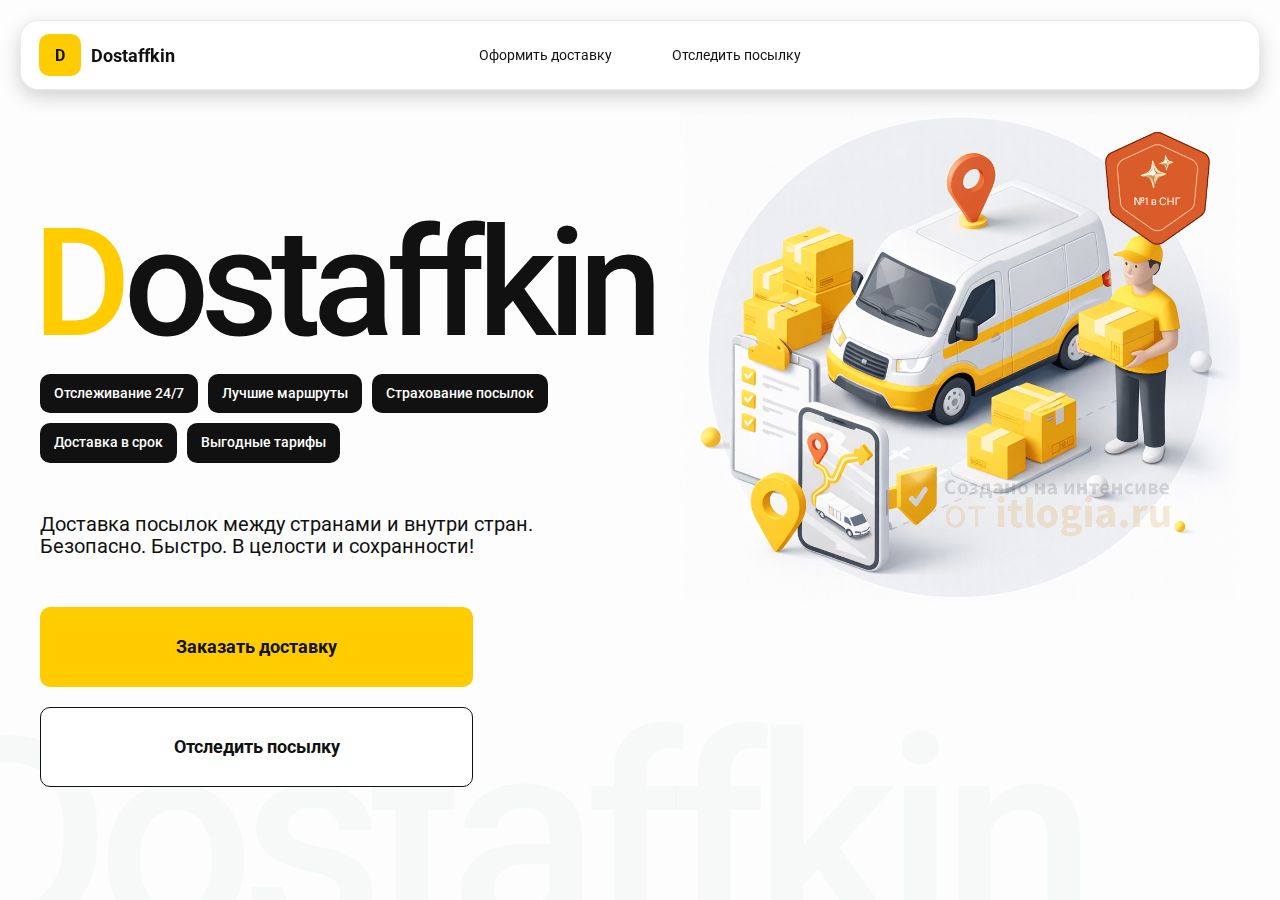
<file: index.html>
<!doctype html>
<html lang="ru">

<head>
    <meta charset="utf-8" />
    <meta name="viewport" content="width=device-width,initial-scale=1,maximum-scale=1,user-scalable=0" />
    <title>Dostaffkin — Доставка посылок между странами и внутри стран. Безопасно. Быстро. В целости и сохранности!
    </title>
    <link href="styles/base.css" rel="stylesheet" />
    <link href="styles/base_adaptive.css" rel="stylesheet" />
    <link href="styles/index.css" rel="stylesheet" />
    <link href="styles/index_adaptive.css" rel="stylesheet" />
</head>

<body>
    <div class="container">
        <header class="header">
            <a class="header-brand" href="#">
                <div class="header-logo">D</div>
                <div class="header-title">Dostaffkin</div>
            </a>
            <nav class="header-menu">
                <a class="header-link" href="./order.html">Оформить <span>доставку</span></a>
                <a class="header-link" href="./track.html">Отследить <span>посылку</span></a>
            </nav>
        </header>
        <main class="main">
            <section class="main-info">
                <div class="main-title">
                    <span>D</span>ostaffkin
                </div>
                <div class="main-features">
                    <div class="main-feature">Отслеживание 24/7</div>
                    <div class="main-feature">Лучшие маршруты</div>
                    <div class="main-feature">Страхование посылок</div>
                    <div class="main-feature">Доставка в срок</div>
                    <div class="main-feature">Выгодные тарифы</div>
                </div>
                <div class="main-description">
                    Доставка посылок между странами и внутри стран.
                    Безопасно. Быстро. В целости и сохранности!
                </div>
                <div class="main-actions">
                    <a class="button" type="button" href="./order.html">Заказать доставку</a>
                    <a class="button button-white" type="button" href="./track.html">Отследить посылку</a>
                </div>
            </section>
            <div class="main-title-ghost">Dostaffkin</div>
            <section class="main-image">
                <img src="images/main-image.png" alt="Main image" />
            </section>
        </main>


    </div>

</body>

</html>
</file>
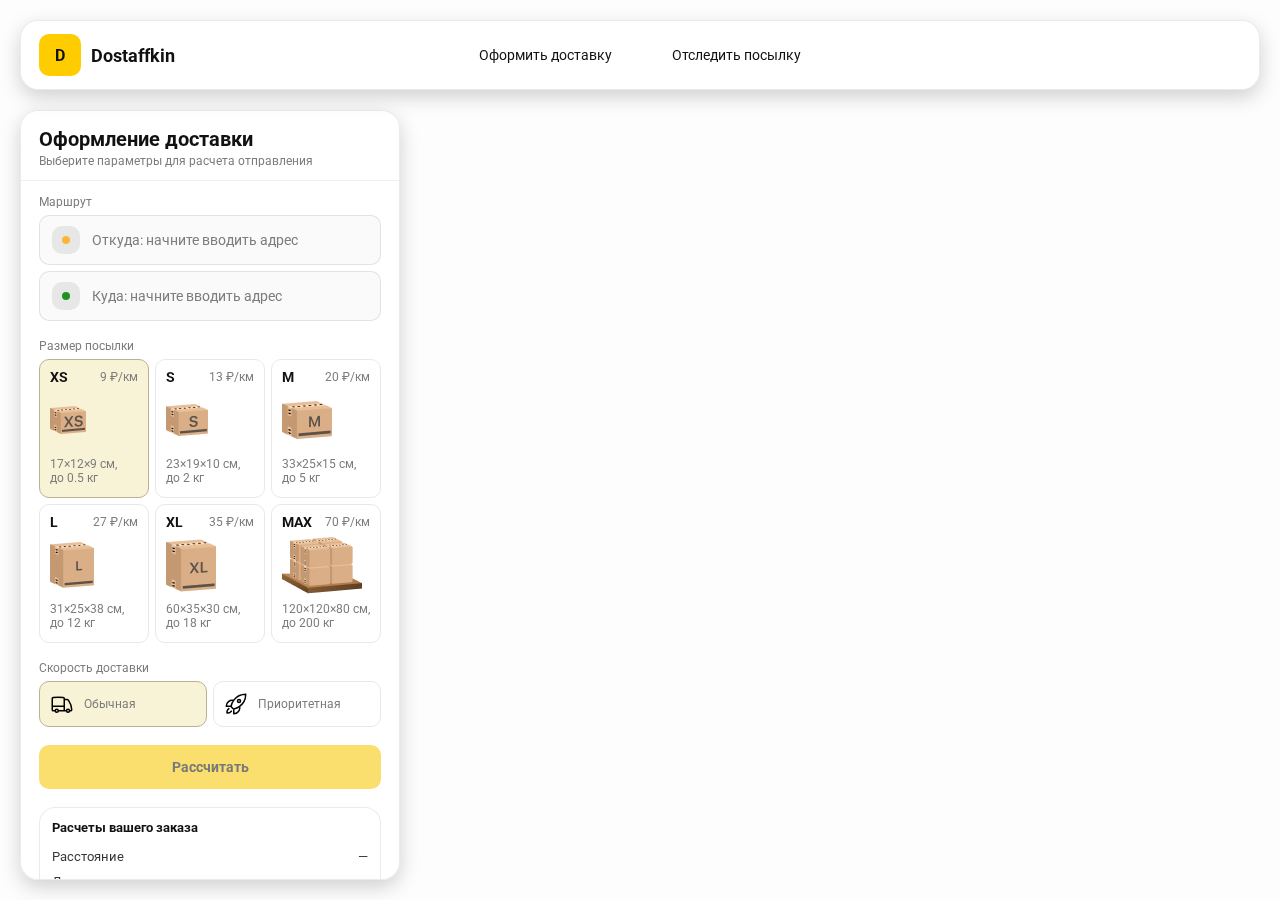
<file: order.html>
<!doctype html>
<html lang="ru">

<head>
    <meta charset="utf-8" />
    <meta name="viewport" content="width=device-width,initial-scale=1,maximum-scale=1,user-scalable=0" />
    <title>Оформление доставки</title>

    <link rel="stylesheet" href="styles/base.css" />
    <link rel="stylesheet" href="styles/base_adaptive.css" />

    <link rel="stylesheet" href="styles/order.css" />
    <link rel="stylesheet" href="styles/order_adaptive.css" />

    <script src="https://api-maps.yandex.ru/2.1/?lang=ru_RU&apikey=5d2d6b7c-af31-48e8-9b76-fdeaf477f772&suggest_apikey=ce0c3a62-4e95-451b-a0c8-cd1ac902cf5e" type="text/javascript"></script>
</head>

<body>
    <div id="map"></div>

    <header class="header">
        <a class="header-brand" href="./index.html">
            <div class="header-logo">D</div>
            <div class="header-title">Dostaffkin</div>
        </a>
        <nav class="header-menu">
            <a class="header-link" href="#">Оформить <span>доставку</span></a>
            <a class="header-link" href="./track.html">Отследить <span>посылку</span></a>
        </nav>
    </header>
    <aside class="main" id="sidebar">
        <div class="main-header">
            <div class="main-title">Оформление доставки</div>
            <div class="main-text">Выберите параметры для расчета отправления</div>
        </div>
        <div class="main-content">
            <div class="main-route">
                <div class="main-block-title">Маршрут</div>
                <div class="main-fields">
                    <div class="main-field" id="fromField">
                        <div class="main-pin"></div>
                        <input id="from" placeholder="Откуда: начните вводить адрес" autocomplete="off" />
                        <div class="main-ac" id="fromAc" role="listbox" aria-label="Подсказки адресов"></div>
                    </div>

                    <div class="main-field" id="toField">
                        <div class="main-pin"></div>
                        <input id="to" placeholder="Куда: начните вводить адрес" autocomplete="off" />
                        <div class="main-ac" id="toAc" role="listbox" aria-label="Подсказки адресов"></div>
                    </div>
                </div>
            </div>
            <div class="main-package">
                <div class="main-block-title">Размер посылки</div>

                <div class="main-sizes">
                    <div class="main-size-card is-active" data-value="xs">
                        <div class="main-size-top">
                            <div class="main-size-label">XS</div>
                            <div class="main-size-rate">9 ₽/км</div>
                        </div>
                        <div class="main-size-media">
                            <img src="images/sizes/xs.png" alt="Короб XS" />
                        </div>
                        <div class="main-size-description">17×12×9 см,<br>до 0.5 кг</div>
                    </div>

                    <div class="main-size-card" data-value="s">
                        <div class="main-size-top">
                            <div class="main-size-label">S</div>
                            <div class="main-size-rate">13 ₽/км</div>
                        </div>
                        <div class="main-size-media">
                            <img src="images/sizes/s.png" alt="Короб S" />
                        </div>
                        <div class="main-size-description">23×19×10 см,<br>до 2 кг</div>
                    </div>

                    <div class="main-size-card" data-value="m">
                        <div class="main-size-top">
                            <div class="main-size-label">M</div>
                            <div class="main-size-rate">20 ₽/км</div>
                        </div>
                        <div class="main-size-media">
                            <img src="images/sizes/m.png" alt="Короб M" />
                        </div>
                        <div class="main-size-description">33×25×15 см,<br>до 5 кг</div>
                    </div>

                    <div class="main-size-card" data-value="l">
                        <div class="main-size-top">
                            <div class="main-size-label">L</div>
                            <div class="main-size-rate">27 ₽/км</div>
                        </div>
                        <div class="main-size-media">
                            <img src="images/sizes/l.png" alt="Короб L" />
                        </div>
                        <div class="main-size-description">31×25×38 см,<br>до 12 кг</div>
                    </div>

                    <div class="main-size-card" data-value="xl">
                        <div class="main-size-top">
                            <div class="main-size-label">XL</div>
                            <div class="main-size-rate">35 ₽/км</div>
                        </div>
                        <div class="main-size-media">
                            <img src="images/sizes/xl.png" alt="Короб XL" />
                        </div>
                        <div class="main-size-description">60×35×30 см,<br>до 18 кг</div>
                    </div>

                    <div class="main-size-card" data-value="max">
                        <div class="main-size-top">
                            <div class="main-size-label">MAX</div>
                            <div class="main-size-rate">70 ₽/км</div>
                        </div>
                        <div class="main-size-media main-size-media-palleta">
                            <img src="images/sizes/max.png" alt="Паллета" />
                        </div>
                        <div class="main-size-description">120×120×80 см,<br>до 200 кг</div>
                    </div>
                </div>
            </div>
            <div class="main-speed">
                <div class="main-block-title">Скорость доставки</div>
                <div class="main-speeds">
                    <div class="main-speed-card is-active" data-value="regular">
                        <img class="main-speed-media" src="images/icons/regular.svg" alt="Regular" />
                        <div class="main-speed-description">Обычная</div>
                    </div>
                    <div class="main-speed-card" data-value="fast">
                        <img class="main-speed-media" src="images/icons/fast.svg" alt="Fast" />
                        <div class="main-speed-description">Приоритетная</div>
                    </div>

                </div>
            </div>
            <div class="main-calculate-block">
                <button id="calc" class="button calculate-button" type="button" disabled>Рассчитать</button>
            </div>
            <div class="main-result" id="result">
                <div class="main-result-title">Расчеты вашего заказа</div>
                <div class="main-result-lines">
                    <div class="main-result-line"><span>Расстояние</span><span id="distanceValue">—</span></div>
                    <div class="main-result-line"><span>Доставим через</span><span id="durationValue">—</span></div>
                    <div class="main-result-line"><span>Тариф</span><span id="rateValue">—</span></div>
                </div>
                <div class="main-price">
                    <div class="main-price-label">Итого</div>
                    <div class="main-price-value" id="totalValue">—</div>
                </div>
            </div>
            <div class="main-order-box">
                <div class="main-order-form" id="orderForm">
                    <div class="main-order-title">Оформление доставки</div>
                    <div class="main-block-info-row">
                        <div class="main-block-title">Контакты</div>
                        <div class="order-fields">
                            <div class="main-field">
                                <input id="customerName" placeholder="Ваше имя" autocomplete="off" />
                            </div>
                            <div class="main-field">
                                <input id="customerPhone" placeholder="Ваш телефон" autocomplete="off"
                                    inputmode="tel" />
                            </div>
                        </div>
                    </div>
                    <div class="main-block-info-row extra-info">
                        <div class="main-block-title">Дополнительная информация</div>
                        <div class="main-field textarea">
                            <textarea id="comment" placeholder="Детали доставки и комментарии"></textarea>
                        </div>
                    </div>
                    <button id="submit" class="button main-submit-request" type="button" disabled>Отправить
                        заявку
                    </button>
                </div>

                <div class="main-order-success" id="orderSuccess">
                    <div class="main-success-icon">✓</div>
                    <div class="main-success-title">Заявка отправлена!</div>
                    <div class="main-success-title">Номер отправления – <span id="orderId"></span></div>
                    <div class="main-success-subtitle">Мы скоро свяжемся с вами</div>
                </div>
            </div>
        </div>
    </aside>
    <script src="scripts/order.js"></script>
</body>

</html>
</file>
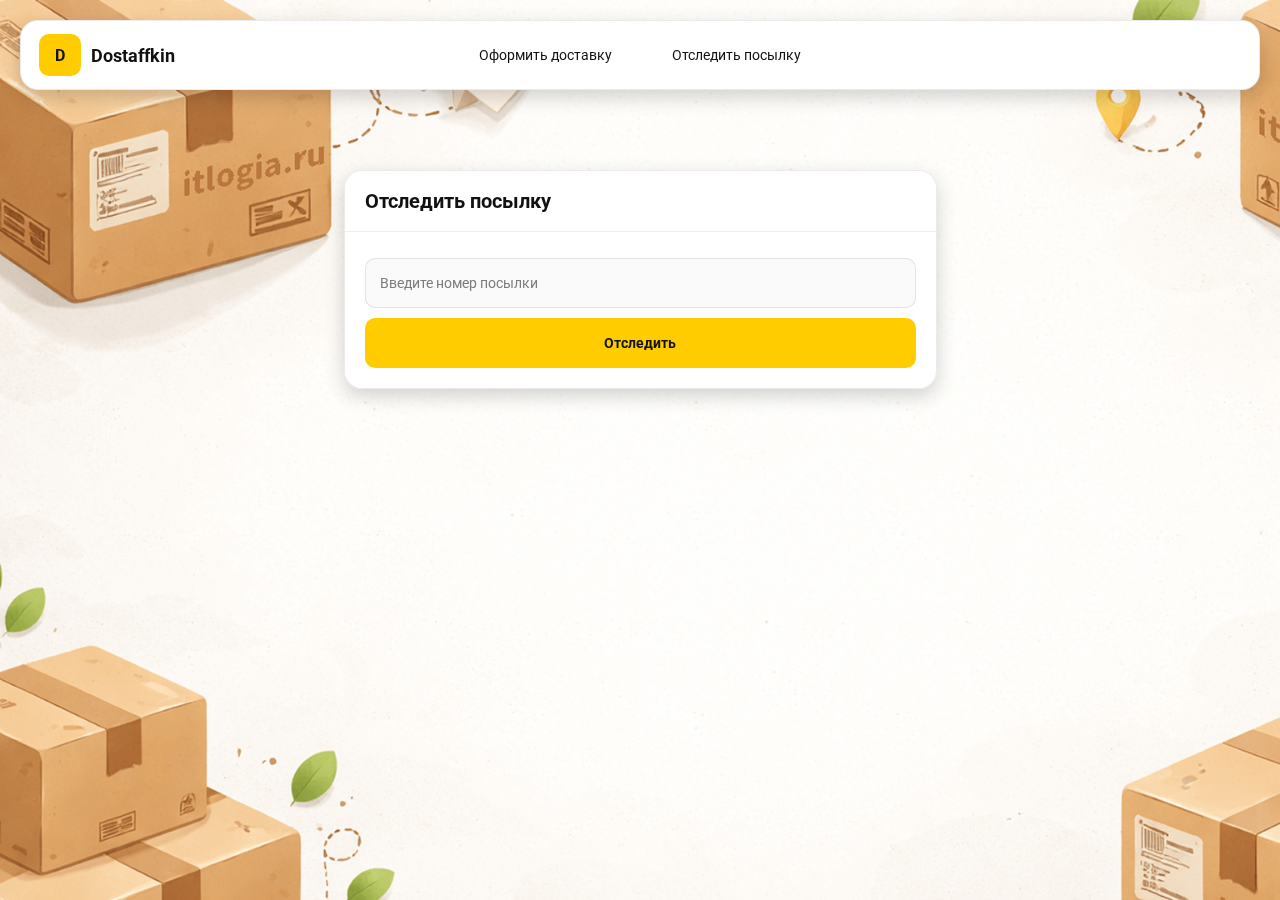
<file: track.html>
<!doctype html>
<html lang="ru">

<head>
    <meta charset="utf-8" />
    <meta name="viewport" content="width=device-width,initial-scale=1,maximum-scale=1,user-scalable=0" />
    <title>Отследить посылку</title>
    <link rel="stylesheet" href="styles/base.css" />
    <link rel="stylesheet" href="styles/base_adaptive.css" />

    <link rel="stylesheet" href="styles/track.css" />
    <link rel="stylesheet" href="styles/track_adaptive.css" />
</head>

<body>
    <div class="container">
        <header class="header">
            <a class="header-brand" href="./index.html">
                <div class="header-logo">D</div>
                <div class="header-title">Dostaffkin</div>
            </a>
            <nav class="header-menu">
                <a class="header-link" href="./order.html">Оформить <span>доставку</span></a>
                <a class="header-link" href="#">Отследить <span>посылку</span></a>
            </nav>
        </header>
        <main class="track-content">
            <section class="track-card track-search">
                <div class="track-title">Отследить посылку</div>
                <div class="track-action">
                    <div class="main-field track-field">
                        <input id="trackNumber" placeholder="Введите номер посылки" autocomplete="off" />
                    </div>
                    <button id="trackButton" class="button track-button" type="button">Отследить</button>
                </div>
            </section>
            <section class="track-card track-result" id="trackResult">
                <div class="track-result-header">
                    <div class="track-id" id="trackIdValue"></div>
                    <div class="track-routes">
                        <div class="track-route">
                            <div class="track-route-pin">
                                <svg xmlns="http://www.w3.org/2000/svg" fill="none" viewBox="0 0 24 24"
                                    stroke-width="1.5" stroke="orange" class="size-6">
                                    <path stroke-linecap="round" stroke-linejoin="round"
                                        d="M15 10.5a3 3 0 1 1-6 0 3 3 0 0 1 6 0Z" />
                                    <path stroke-linecap="round" stroke-linejoin="round"
                                        d="M19.5 10.5c0 7.142-7.5 11.25-7.5 11.25S4.5 17.642 4.5 10.5a7.5 7.5 0 1 1 15 0Z" />
                                </svg>
                            </div>
                            <div class="track-route-address" id="trackFromValue">
                                Откуда: Москва, улица Арбат, 1
                            </div>
                        </div>
                        <div class="track-route track-route-arrow">
                            <svg xmlns="http://www.w3.org/2000/svg" fill="none" viewBox="0 0 24 24" stroke-width="1.5"
                                stroke="currentColor" class="size-6">
                                <path stroke-linecap="round" stroke-linejoin="round"
                                    d="M19.5 13.5 12 21m0 0-7.5-7.5M12 21V3" />
                            </svg>
                        </div>
                        <div class="track-route">
                            <div class="track-route-pin">
                                <svg xmlns="http://www.w3.org/2000/svg" fill="none" viewBox="0 0 24 24"
                                    stroke-width="1.5" stroke="green" class="size-6">
                                    <path stroke-linecap="round" stroke-linejoin="round"
                                        d="M15 10.5a3 3 0 1 1-6 0 3 3 0 0 1 6 0Z" />
                                    <path stroke-linecap="round" stroke-linejoin="round"
                                        d="M19.5 10.5c0 7.142-7.5 11.25-7.5 11.25S4.5 17.642 4.5 10.5a7.5 7.5 0 1 1 15 0Z" />
                                </svg>
                            </div>
                            <div class="track-route-address" id="trackToValue">
                                Куда: Минск, проспект Независимости, 58
                            </div>
                        </div>
                    </div>
                </div>
                <div class="track-info">
                    <div class="track-status-title">Статус данной посылки:</div>
                    <div class="track-status-list" id="trackStatusList">
                    </div>
                </div>

    </div>
    </div>
    </section>
    </main>
    </div>
    <script src="scripts/track.js"></script>
</body>

</html>
</file>
<file: styles/base.css>
*, *::before, *::after {
    box-sizing: border-box;
}
@font-face {
    font-family: "Roboto";
    src: url("../fonts/Roboto-Regular.ttf");
    font-weight: normal;
}

@font-face {
    font-family: "Roboto";
    src: url("../fonts/Roboto-Bold.ttf");
    font-weight: bold;
}

@font-face {
    font-family: "Roboto";
    src: url("../fonts/Roboto-Medium.ttf");
    font-weight: 500;
}

html, body {
    margin: 0;
    color: #111111;
    font-family: "Roboto", sans-serif;
}

body {
    background: #FDFDFD;
}

.header {
    border-radius: 18px;
    box-shadow: 0 7px 20px 0 #0000002E;
    backdrop-filter: blur(10px);
    background: #ffffff;
    left: 20px;
    border: 1px solid rgba(0, 0, 0, 0.08);
    position: fixed;
    right: 20px;
    top: 20px;
    padding: 14px 18px;
    height: 70px;
    display: flex;
    align-items: center;
    z-index: 6;
}
.header-brand {
    display: flex;
    align-items: center;
    text-decoration: none;
    gap: 10px;
}

.header-logo {
    width: 42px;
    height: 42px;
    border-radius: 10px;
    background: #FFCC00;
    display: grid;
    place-items: center;
    font-weight: bold;
    color: #111;
}

.header-title {
    font-size: 18px;
    font-weight: bold;
    color: #111111;
    text-decoration: none;
}
.header-menu {
    display: flex;
    align-items: center;
    gap: 60px;
    margin: 0;
    position: absolute;
    left: 50%;
    transform: translateX(-50%);
}

.header-link {
    font-size: 14px;
    color: #111111;
    text-decoration: none;
}
.button {
    border: 0;
    outline: none;
    height: 44px;
    border-radius: 10px;
    font-size: 14px;
    font-weight: bold;
    cursor: pointer;
    font-family: inherit;
    transition: transform .08s ease, opacity .12s ease;
    background: #ffcc00;
    color: #111111;
    text-align: center;
    text-decoration: none;
}

.button:hover {
    background-color: #E5BC19;
}

.button:disabled {
    cursor: not-allowed;
    background-color: #FADE6E;
    color: #787878;
    transform: none;
}

.button.button-white {
    background: #ffffff;
    border: 1px solid #111111;
}

.button.button-white:hover {
    background: rgb(241 241 241);
}
.main-field {
    display: flex;
    align-items: center;
    margin-top: 6px;
    gap: 10px;
    border: 1px solid #1111111A;
    background: #FAFAFA;
    border-radius: 10px;
    padding: 10px 12px;
    position: relative;
    box-sizing: border-box;
    height: 50px;
}

.main-field.textarea {
    height: auto;
}

.main-pin {
    width: 28px;
    height: 28px;
    border-radius: 10px;
    background: rgba(17, 17, 17, 0.08);
    display: grid;
    place-items: center;
    flex: 0 0 auto;
    position: relative;
}

.main-pin::before {
    content: "";
    width: 8px;
    height: 8px;
    border-radius: 999px;
    background: orange;
    opacity: .75;
    display: block;
}

.main-field:last-child .main-pin::before {
    background: green;
    opacity: .85;
}

input, textarea {
    width: 100%;
    border: 0;
    outline: none;
    background: transparent;
    font-size: 14px;
    color: #111111;
    font-family: inherit;
}

textarea {
    resize: vertical;
    min-height: 72px;
    padding: 2px 0;
}

input::placeholder, textarea::placeholder {
    color: #7C7C7C;
}

.main-field:focus-within {
    border-color: rgba(0, 0, 0, 0.20);
    box-shadow: 0 0 0 4px rgba(255, 204, 0, 0.35);
    background: rgba(255, 255, 255, 0.75);
}
</file>
<file: styles/base_adaptive.css>
@media (max-width: 767px) {
    .header {
        left: 10px;
        right: 10px;
        top: 10px;
    }

    .header-link span {
        display: none;
    }

    .header-menu {
        gap: 20px;
        justify-content: flex-start;
        margin: 0 0 0 30px;
        position: static;
        transform: none;
    }
}

@media (max-width: 420px) {
    .header-title {
        display: none;
    }
}

@media (max-width: 374px) {
    .header-menu {
        gap: 10px;
        margin: 0 0 0 10px;
    }
}
</file>
<file: styles/index.css>
.container {
    overflow: hidden;
    min-height: 100vh;
}
.main {
    padding: 111px 40px 40px;
    position: relative;
    display: flex;
}
.main-info {
    max-width: 840px;
    width: 100%;
    position: relative;
}
.main-title {
    margin-top: 98px;
    font-weight: 500;
    font-size: 200px;
    line-height: 1;
    letter-spacing: -0.05em;
    color: #111111;
    left: -15px;
    position: relative;
}

.main-title span {
    color: #ffcc00;
}
.main-features {
    margin-top: 15px;
    display: flex;
    flex-wrap: wrap;
    gap: 10px;
}

.main-feature {
    background: #111111;
    color: #ffffff;
    padding: 12px 14px;
    font-weight: 500;
    font-size: 14px;
    line-height: 1.1;
    border-radius: 10px;
}
.main-description {
    margin-top: 50px;
    max-width: 500px;
    font-size: 20px;
    line-height: 1.1;
    color: #111111;
}
.main-actions {
    margin-top: 50px;
    display: flex;
    flex-direction: column;
    gap: 20px;
}

.main-actions .button {
    height: 80px;
    width: 433px;
    font-size: 18px;
    font-weight: bold;
    place-items: center;
    display: grid;
}
.main-title-ghost {
    position: absolute;
    z-index: -1;
    left: -70px;
    bottom: -150px;
    font-weight: 500;
    font-size: 278px;
    line-height: 1;
    letter-spacing: -0.05em;
    color: #ECEDF04D;
}
.main-image {
    width: 1024px;
    top: 100px;
    z-index: -2;
}

.main-image img {
    width: 100%;
    max-width: 1024px;
    height: auto;
    display: block;
}
</file>
<file: styles/index_adaptive.css>
@media (max-width: 1760px) {
    .main-title {
        font-size: 150px;
        left: -7px;
    }

    .main-info {
        max-width: 640px;
    }
}
@media (max-width: 1200px) {
    .main-info {
        max-width: 540px;
    }

    .main {
        padding: 111px 20px 20px;
    }

    .main-title {
        font-size: 120px;
        left: -4px;
    }

    .main-title-ghost {
        font-size: 220px;
    }
}
@media (max-width: 1024px) {
    .main-title {
        margin-top: 30px;
    }

    .main {
        flex-direction: column-reverse;
    }

    .main-image {
        max-width: 350px;
        position: absolute;
        left: 370px;
        top: 370px;
    }

    .main-info {
        max-width: 100%;
    }

    .main-actions {
        gap: 10px;
    }

    .main-actions .button {
        height: 50px;
        font-size: 14px;
        width: auto;
        max-width: 300px;
    }

    .main-description {
        max-width: 350px;
    }
}
@media (max-width: 570px) {
    .main-title {
        font-size: 88px;
    }

    .main-description {
        max-width: 100%
    }

    .main-actions {
       width: 100%;
    }

    .main-actions .button {
        width: 100%;
        max-width: 100%
    }

    .main-image {
        max-width: 650px;
        position: absolute;
        left: 170px;
        top: 70px;
        opacity: 0.2;
    }
}@media (max-width: 400px) {
    .main-title {
        font-size: 70px;
    }
}
</file>
<file: styles/order.css>
#map {
    position: fixed;
    inset: 0;
}

.main {
    border-radius: 18px;
    box-shadow: 0 7px 20px 0 #0000002E;
    backdrop-filter: blur(10px);
    background: rgba(255, 255, 255, 0.96);
    left: 20px;
    border: 1px solid rgba(0, 0, 0, 0.08);
    position: fixed;
    top: 110px;
    bottom: 20px;
    width: 380px;
    display: flex;
    flex-direction: column;
    overflow: hidden;
    z-index: 5;
}

.main-header {
    padding: 18px 18px 12px 18px;
    border-bottom: 1px solid rgba(0, 0, 0, 0.06);
    display: flex;
    flex-direction: column;
}

.main-title {
    font-size: 20px;
    line-height: 100%;
    font-weight: bold;
}

.main-text {
    font-size: 12px;
    margin-top: 5px;
    color: #7C7C7C;
}

.main-content {
    padding: 14px 18px 18px 18px;
    overflow: auto;
    scrollbar-width: none;
    display: flex;
    flex-direction: column;
    gap: 18px;
    flex: 1;
}

.main-block-title {
    font-size: 12px;
    color: #7C7C7C;
}

.main-route .main-block-title,
.main-package .main-block-title {
    margin-bottom: 6px;
}

.main-sizes {
    display: grid;
    gap: 6px;
    grid-template-columns: repeat(3, 1fr);
}

.main-size-card {
    border: 1px solid #E8E8E7;
    background: #FFFFFF;
    border-radius: 10px;
    padding: 10px;
    cursor: pointer;
    user-select: none;
    transition: transform .08s ease, border-color .12s ease, background .12s ease;
    min-height: 139px;
}

.main-size-card:hover {
    transform: translateY(-1px);
}

.main-size-card.is-active {
    background-color: #F8F2D6;
    border-color: #B7B196;
}

.main-size-top {
    display: flex;
    align-items: center;
    justify-content: space-between;
}

.main-size-label {
    font-weight: bold;
    font-size: 14px;
    color: #111111;
    line-height: 100%;
}

.main-size-rate {
    font-size: 12px;
    color: #7C7C7C;
    line-height: 100%;
}

.main-size-media {
    margin-top: 8px;
    height: 57px;
}

.main-size-description {
    margin-top: 8px;
    font-size: 12px;
    color: #7C7C7C;
    line-height: 1.2;
}

.calculate-button {
    width: 100%;
}

.main-result {
    border: 1px solid rgba(0, 0, 0, 0.08);
    background: rgba(255, 255, 255, 0.75);
    border-radius: 16px;
    padding: 12px;
    line-height: 1.25;
}

.main-result-title {
    font-weight: bold;
    font-size: 13px;
    color: #111111;
    margin-bottom: 13px;
}

.main-result-lines {
    gap: 8px;
    display: flex;
    flex-direction: column;
}

.main-result-line {
    font-size: 13px;
    color: rgba(17, 17, 17, 0.85);
    display: flex;
    justify-content: space-between;
}

.main-price {
    margin-top: 18px;
    padding-top: 10px;
    border-top: 1px dashed rgba(0, 0, 0, 0.12);
    display: flex;
    align-items: baseline;
    justify-content: space-between;
}

.main-price-label {
    font-size: 12px;
    color: rgba(17, 17, 17, 0.55);
}

.main-price-value {
    font-size: 20px;
    font-weight: bold;
    color: #111111;
    letter-spacing: -0.3px;
}

.main-order-box {
    background: #ffffff;
    border: 1px solid #E8E8E7;
    border-radius: 10px;
    padding: 12px;
}

.main-order-title {
    margin-bottom: 8px;
    font-weight: bold;
    font-size: 14px;
    color: #111111;
}

.main-block-info {
    display: flex;
    flex-direction: column;
    gap: 6px;
}

.order-fields {
    display: grid;
    grid-template-columns: 1fr 1fr;
    column-gap: 10px;
    margin-top: 6px;
}

.main-block-info-row.extra-info {
    display: block;
    margin-top: 13px;
}

.main-submit-request {
    width: 100%;
    margin-top: 6px;
}

.main-order-success {
    display: none;
    text-align: center;
    padding: 22px 12px;
    gap: 12px;
}

.main-order-success.is-visible {
    display: flex;
    flex-direction: column;
    align-items: center;
}

.main-success-icon {
    width: 56px;
    height: 56px;
    border-radius: 50%;
    background: #16a34a;
    color: #ffffff;
    display: grid;
    place-items: center;
    font-size: 30px;
}

.main-success-title {
    font-size: 14px;
    font-weight: bold;
    color: #111111;
}

.main-success-subtitle {
    font-size: 12px;
    color: rgba(17, 17, 17, 0.55);
    line-height: 1.3;
}

.main-speed .main-block-title {
    margin-bottom: 6px;
}

.main-speeds {
    display: grid;
    gap: 6px;
    grid-template-columns: repeat(2, 1fr);
}

.main-speed-card {
    border: 1px solid #E8E8E7;
    background: #FFFFFF;
    border-radius: 10px;
    padding: 10px;
    cursor: pointer;
    user-select: none;
    transition: transform .08s ease, border-color .12s ease, background .12s ease;
    display: flex;
    align-items: center;
    gap: 10px;
}

.main-speed-card:hover {
    transform: translateY(-1px);
}

.main-speed-card.is-active {
    background-color: #F8F2D6;
    border-color: #B7B196;
}

.main-speed-description {
    font-size: 12px;
    color: #7C7C7C;
    line-height: 1.2;
}
</file>
<file: styles/order_adaptive.css>
@media (max-width: 767px) {
    .main {
        left: 10px;
        right: 10px;
        top: 50%;
        bottom: 12px;
        width: auto;
        max-width: none;
    }
}

@media (max-width: 420px) {
    .main-sizes {
        grid-template-columns: repeat(2, 1fr);
    }
}
</file>
<file: styles/track.css>
.container {
    background: #F4F4F4 url("../images/track-bg.png");
    background-size: cover;
    min-height: 100vh;
    padding: 170px 0 50px 0;
}
.track-content {
    width: 593px;
    margin: 0 auto;
}
.track-card {
    width: 100%;
    border-radius: 18px;
    box-shadow: 0 7px 20px 0 #0000002E;
    backdrop-filter: blur(10px);
    background: rgba(255, 255, 255, 0.96);
    border: 1px solid rgba(0, 0, 0, 0.08);
}

.track-title {
    font-size: 20px;
    line-height: 100%;
    font-weight: bold;
    border-bottom: 1px solid #EEEEEE;
    padding: 20px;
}

.track-action {
    padding: 20px;
}

.track-button {
    width: 100%;
    height: 50px;
}

.track-field {
    margin-bottom: 10px;
}
.track-result {
    margin-top: 5px;
    display: none;
}

.track-result.is-visible {
    display: block;
}

.track-result-header {
    font-weight: bold;
    font-size: 14px;
    color: #111111;
    padding: 20px;
    border-bottom: 1px solid #EEEEEE;
}

.track-id {
    margin-bottom: 12px;
    font-size: 20px;
}

.track-routes {
    display: flex;
    flex-direction: column;
    gap: 10px;
    font-weight: normal;
}

.track-route {
    display: flex;
    align-items: center;
    gap: 10px;
}

.track-route-pin {
    width: 24px;
    height: 24px;
    flex-shrink: 0;
}

.track-route-arrow {
    padding: 15px 0;
    width: 24px;
    height: 24px;
}

.track-info {
    padding: 20px;
}

.track-status {
    display: flex;
    align-items: center;
    font-size: 12px;
    gap: 10px;
}

.track-status-title {
    font-size: 14px;
    color: #111111;
    margin-bottom: 20px;
}

.track-status-list {
    display: flex;
    flex-direction: column;
    gap: 15px;
}

.track-status-icon {
    width: 40px;
    height: 40px;
    border-radius: 50%;
    background: rgba(17, 17, 17, 0.08);
    display: grid;
    place-items: center;
    flex: 0 0 auto;
}

.track-status.created .track-status-icon {
    background-color: #F1CB00;
}

.track-status.in-way .track-status-icon {
    background-color: #F08A11;
}

.track-status.ready .track-status-icon {
    background-color: #A35D0A;
}

.track-status.done .track-status-icon {
    background-color: #37C93B;
}

.track-status-text {
    display: flex;
    align-items: center;
    justify-content: space-between;
    color: #111111;
    font-size: 12px;
    flex: 1;
}

.track-status-date {
    color: rgba(17, 17, 17, 0.55);
}
</file>
<file: styles/track_adaptive.css>
@media (max-width: 767px) {
    .container {
        padding: 130px 0 50px 0;
    }

    .track-content {
        width: 100%;
        padding-left: 10px;
        padding-right: 10px;
    }

    .track-result-header {
        padding: 20px;
    }
}
</file>
